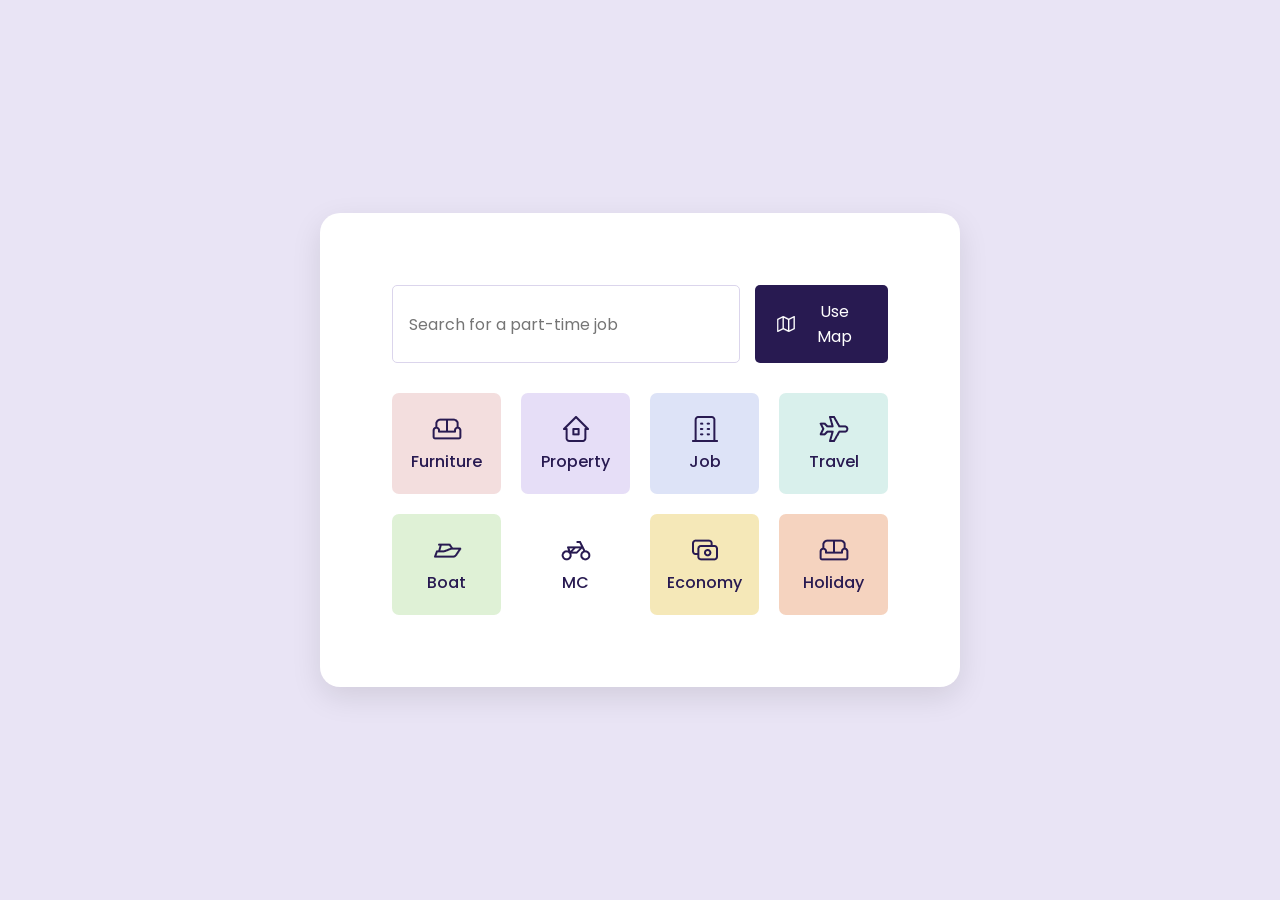
<file: MidTest/card.html>
<!doctype html>
<html lang="en">
  <head>
    <meta charset="UTF-8" />
    <meta name="viewport" content="width=device-width, initial-scale=1.0" />
    <title>Document</title>
    <link rel="stylesheet" href="./styles.css" />

    <link rel="preconnect" href="https://fonts.googleapis.com" />
    <link rel="preconnect" href="https://fonts.gstatic.com" crossorigin />
    <link
      href="https://fonts.googleapis.com/css2?family=Poppins:ital,wght@0,100;0,200;0,300;0,400;0,500;0,600;0,700;0,800;0,900;1,100;1,200;1,300;1,400;1,500;1,600;1,700;1,800;1,900&display=swap"
      rel="stylesheet"
    />
  </head>
  <body>
    <div class="container">
      <div class="card">
        <div class="search">
          <input type="text" placeholder="Search for a part-time job" />
          <button>
            <img src="./img/map.png" alt="" />
            Use Map
          </button>
        </div>
        <div class="grid">
          <div class="item pink active">
            <img src="./img/Frame-1.png" alt="Furniture" />
            Furniture
          </div>
          <div class="item purple active">
            <img src="./img/Frame-2.png" alt="Property" />
            Property
          </div>
          <div class="item blue active">
            <img src="./img/Frame-3.png" alt="Job" />
            Job
          </div>
          <div class="item green active">
            <img src="./img/Frame-4.png" alt="" />
            Travel
          </div>

          <div class="item lightgreen active">
            <img src="./img/Frame-5.png" alt="" />
            Boat
          </div>
          <div class="item white active">
            <img src="./img/Frame-6.png" alt="" />
            MC
          </div>
          <div class="item yellow active">
            <img src="./img/Frame-7.png" alt="" />
            Economy
          </div>
          <div class="item orange active">
            <img src="./img/Frame-8.png" alt="" />
            Holiday
          </div>
        </div>
      </div>
    </div>
  </body>
</html>
</file>
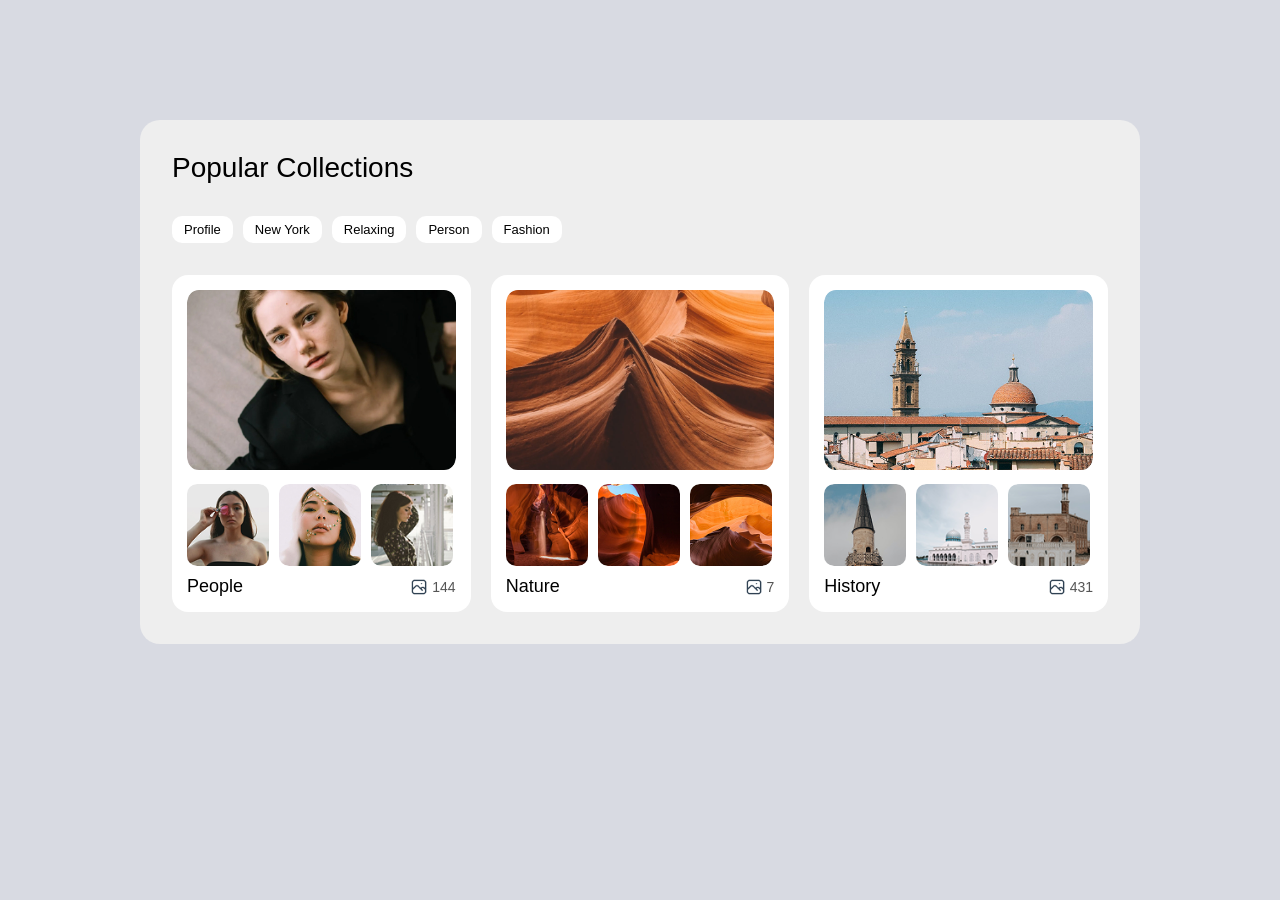
<file: BTVN/Task-01/ex03.html>
<!doctype html>
<html lang="en">
  <head>
    <meta charset="UTF-8" />
    <meta name="viewport" content="width=device-width, initial-scale=1.0" />
    <title>Collections List</title>
    <link rel="stylesheet" href="./ex03.css" />
  </head>
  <body>
    <section class="wrapper">
      <div class="container">
        <h2>Popular Collections</h2>

        <div class="tags">
          <span>Profile</span>
          <span>New York</span>
          <span>Relaxing</span>
          <span>Person</span>
          <span>Fashion</span>
        </div>

        <div class="grid">
          <div class="card">
            <img src="../image/people-1.jpg" class="main-img" />
            <div class="thumbs">
              <img src="../image/people-1.1" />
              <img src="../image/people1.2" />
              <img src="../image/people1.3" />
            </div>
            <div class="info">
              <h3>People</h3>
              <div class="info-left">
                <img src="../image/icon_image.png" alt="" />
                <span>144</span>
              </div>
            </div>
          </div>

          <div class="card">
            <img src="../image/nature-1.png" class="main-img" />
            <div class="thumbs">
              <img src="../image/nature-1.1" />
              <img src="../image/nature-1.2" />
              <img src="../image/nature-1.3" />
            </div>
            <div class="info">
              <h3>Nature</h3>
              <div class="info-left">
                <img src="../image/icon_image.png" alt="" />
                <span>7</span>
              </div>
            </div>
          </div>

          <div class="card">
            <img src="../image/history-1.png" class="main-img" />
            <div class="thumbs">
              <img src="../image/history-1.1" />
              <img src="../image/history-1.2" />
              <img src="../image/history-1.3" />
            </div>
            <div class="info">
              <h3>History</h3>
              <div class="info-left">
                <img src="../image/icon_image.png" alt="" />
                <span>431</span>
              </div>
            </div>
          </div>
        </div>
      </div>
    </section>
  </body>
</html>
</file>
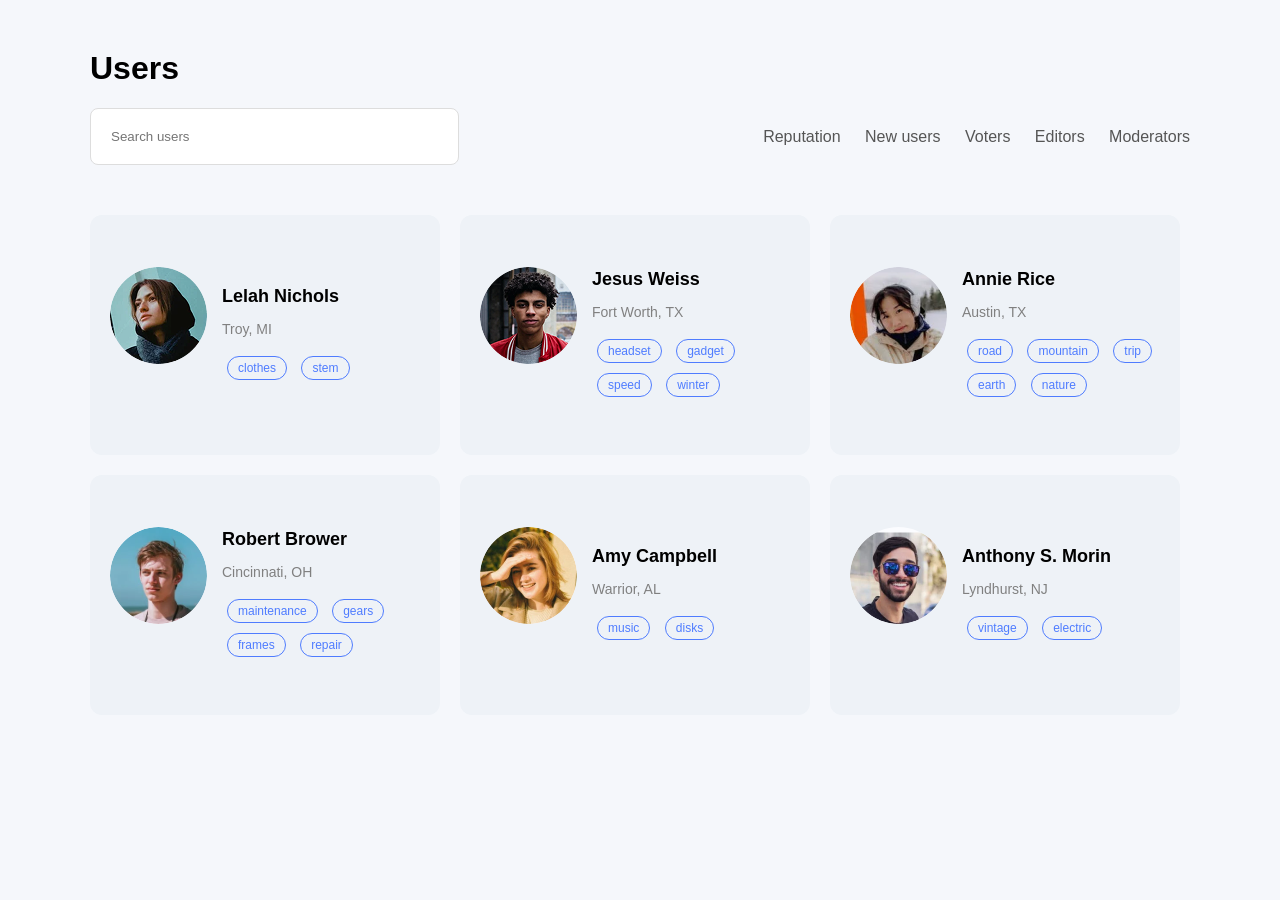
<file: BTVN/Task-02/ex01.html>
<!doctype html>
<html lang="en">
  <head>
    <meta charset="UTF-8" />
    <meta name="viewport" content="width=device-width, initial-scale=1.0" />
    <title>Users List</title>
    <link rel="stylesheet" href="./ex01.css" />
  </head>
  <body>
    <header class="container">
      <h1>Users</h1>

      <div class="top-bar">
        <form class="search-box">
          <label for="search" class="sr-only">Search users</label>
          <input id="search" type="text" placeholder="Search users" />
        </form>

        <nav class="tabs">
          <a href="#" class="active">Reputation</a>
          <a href="#" class="active">New users</a>
          <a href="#" class="active">Voters</a>
          <a href="#" class="active">Editors</a>
          <a href="#" class="active">Moderators</a>
        </nav>
      </div>
    </header>

    <main class="container">
      <section class="cards">
        <article class="card active">
          <img
            src="./img-ex01/Ellipse 1.png"
            alt="Lelah Nichols profile picture"
          />
          <div class="info">
            <h2>Lelah Nichols</h2>
            <p class="location">Troy, MI</p>
            <div class="tags">
              <span>clothes</span>
              <span>stem</span>
            </div>
          </div>
        </article>

        <article class="card active">
          <img
            src="./img-ex01/Ellipse 2.png"
            alt="Jesus Weiss profile picture"
          />
          <div class="info">
            <h2>Jesus Weiss</h2>
            <p class="location">Fort Worth, TX</p>
            <div class="tags">
              <span>headset</span>
              <span>gadget</span>
              <span>speed</span>
              <span>winter</span>
            </div>
          </div>
        </article>

        <article class="card active">
          <img
            src="./img-ex01/Ellipse 3.png"
            alt="Annie Rice profile picture"
          />
          <div class="info">
            <h2>Annie Rice</h2>
            <p class="location">Austin, TX</p>
            <div class="tags">
              <span>road</span>
              <span>mountain</span>
              <span>trip</span>
              <span>earth</span>
              <span>nature</span>
            </div>
          </div>
        </article>

        <article class="card active">
          <img
            src="./img-ex01/Ellipse 4.svg"
            alt="Robert Brower profile picture"
          />
          <div class="info">
            <h2>Robert Brower</h2>
            <p class="location">Cincinnati, OH</p>
            <div class="tags">
              <span>maintenance</span>
              <span>gears</span>
              <span>frames</span>
              <span>repair</span>
            </div>
          </div>
        </article>

        <article class="card active">
          <img
            src="./img-ex01/Ellipse 5.png"
            alt="Amy Campbell profile picture"
          />
          <div class="info">
            <h2>Amy Campbell</h2>
            <p class="location">Warrior, AL</p>
            <div class="tags">
              <span>music</span>
              <span>disks</span>
            </div>
          </div>
        </article>

        <article class="card active">
          <img
            src="./img-ex01/Ellipse 6.png"
            alt="Anthony S. Morin profile picture"
          />
          <div class="info">
            <h2>Anthony S. Morin</h2>
            <p class="location">Lyndhurst, NJ</p>
            <div class="tags">
              <span>vintage</span>
              <span>electric</span>
            </div>
          </div>
        </article>
      </section>
    </main>
  </body>
</html>
</file>
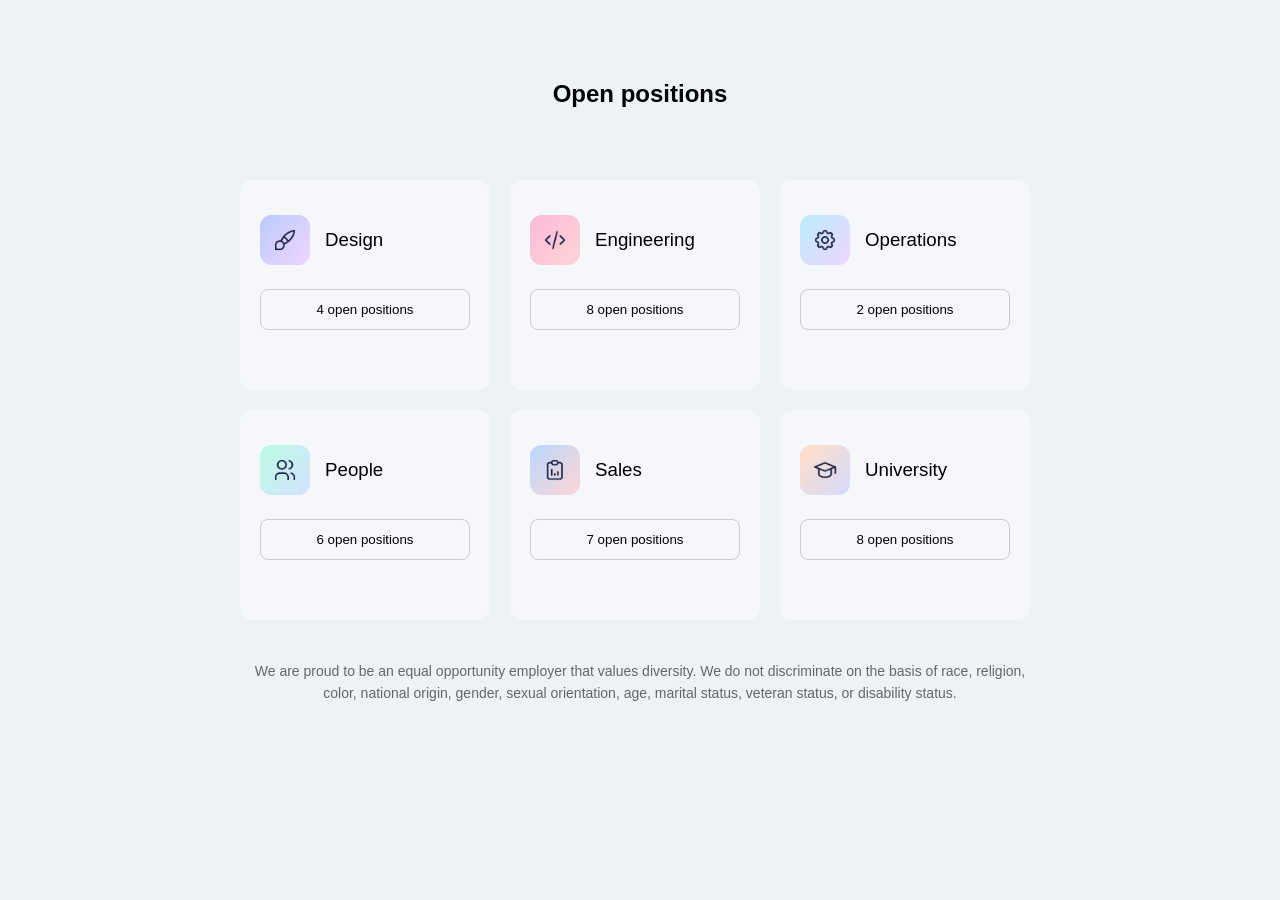
<file: BTVN/Task-02/ex02.html>
<!doctype html>
<html lang="en">
  <head>
    <meta charset="UTF-8" />
    <title>Job Cards</title>
    <link rel="stylesheet" href="./ex02.css" />
  </head>
  <body>
    <section class="wrapper">
      <h1>Open positions</h1>

      <div class="cards">
        <div class="card active">
          <div class="top">
            <img
              class="icon purple"
              src="./img-ex02/Frame 1.png"
              alt="Design"
            />
            <h3>Design</h3>
          </div>
          <button>4 open positions</button>
        </div>

        <div class="card active">
          <div class="top">
            <img
              class="icon purple"
              src="./img-ex02/Frame 2.png"
              alt="Engineering"
            />
            <h3>Engineering</h3>
          </div>
          <button>8 open positions</button>
        </div>

        <div class="card active">
          <div class="top">
            <img
              class="icon purple"
              src="./img-ex02/Frame 3.png"
              alt="Operations"
            />
            <h3>Operations</h3>
          </div>
          <button>2 open positions</button>
        </div>

        <div class="card active">
          <div class="top">
            <img
              class="icon purple"
              src="./img-ex02/Frame 4.png"
              alt="People"
            />
            <h3>People</h3>
          </div>
          <button>6 open positions</button>
        </div>

        <div class="card active">
          <div class="top">
            <img class="icon purple" src="./img-ex02/Frame 5.png" alt="Sales" />
            <h3>Sales</h3>
          </div>
          <button>7 open positions</button>
        </div>

        <div class="card active">
          <div class="top">
            <img
              class="icon purple"
              src="./img-ex02/Frame 6.png"
              alt="University"
            />
            <h3>University</h3>
          </div>
          <button>8 open positions</button>
        </div>
      </div>

      <p class="desc">
        We are proud to be an equal opportunity employer that values diversity.
        We do not discriminate on the basis of race, religion, color, national
        origin, gender, sexual orientation, age, marital status, veteran status,
        or disability status.
      </p>
    </section>
  </body>
</html>
</file>
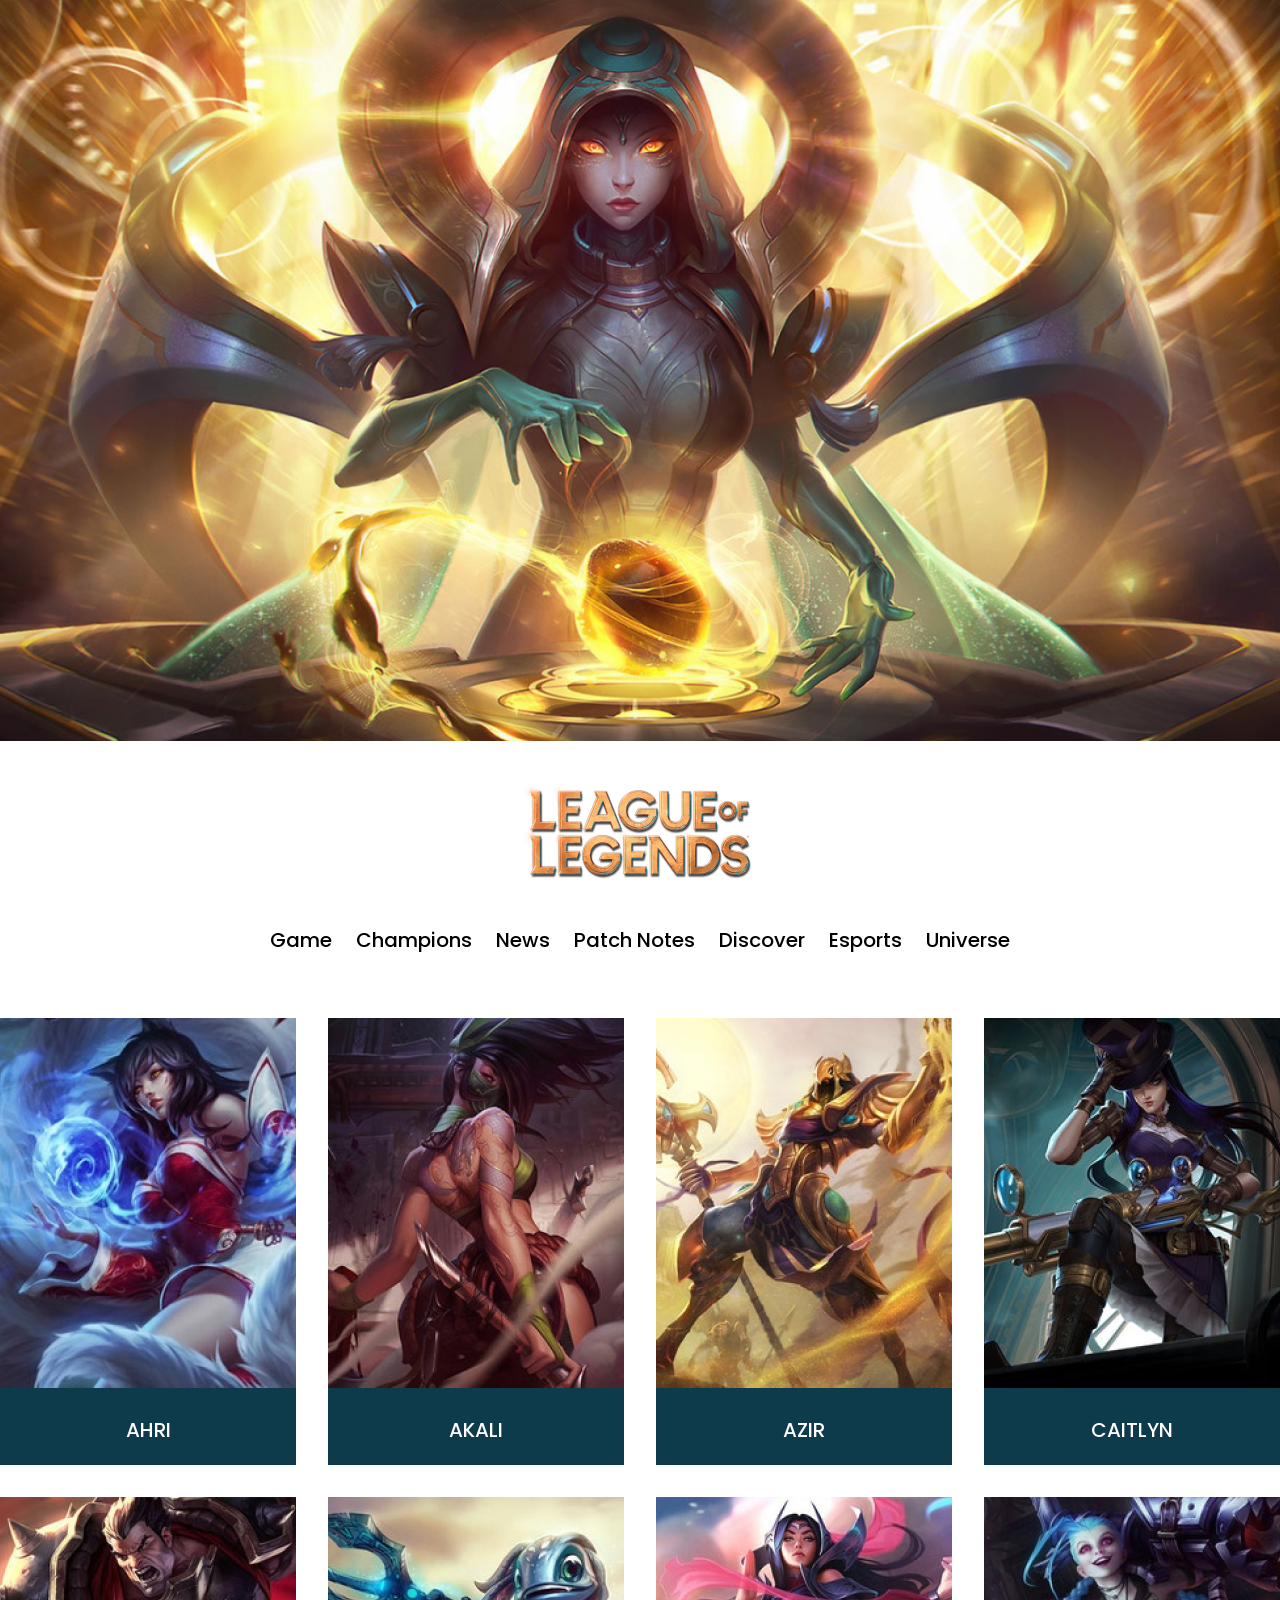
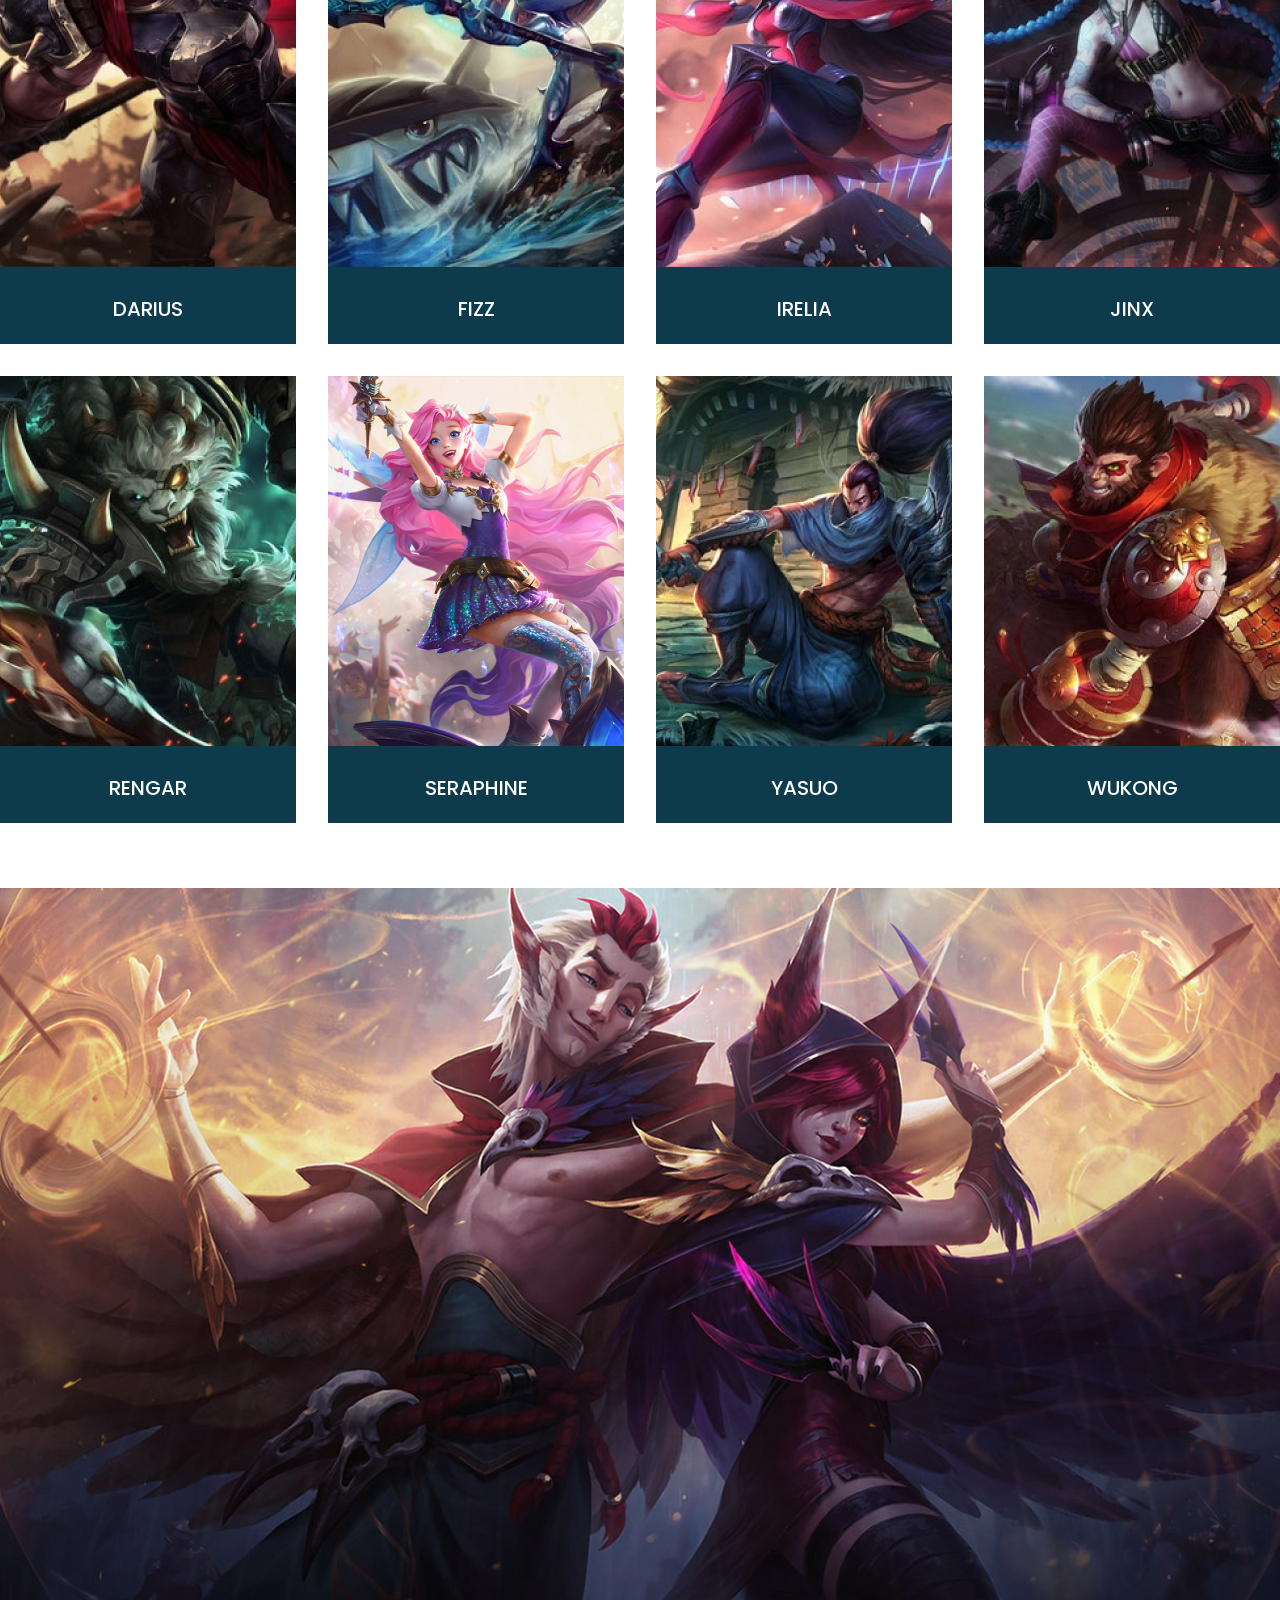
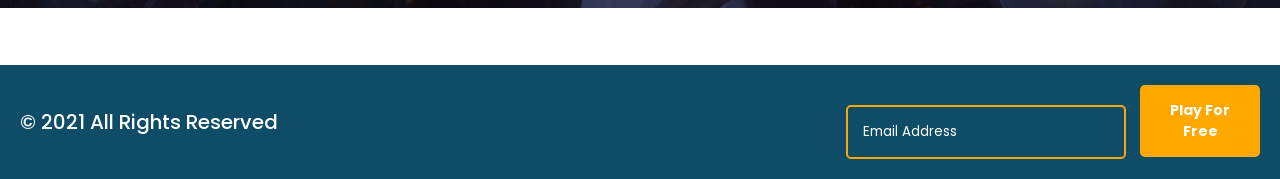
<file: BTVN/Task-05/ex.html>
<!doctype html>
<html lang="en">
  <head>
    <meta charset="UTF-8" />
    <meta name="viewport" content="width=device-width, initial-scale=1.0" />
    <title>LOL Champions</title>
    <link rel="stylesheet" href="./styles.css" />

    <link rel="preconnect" href="https://fonts.googleapis.com" />
    <link rel="preconnect" href="https://fonts.gstatic.com" crossorigin />
    <link
      href="https://fonts.googleapis.com/css2?family=Poppins:ital,wght@0,100;0,200;0,300;0,400;0,500;0,600;0,700;0,800;0,900;1,100;1,200;1,300;1,400;1,500;1,600;1,700;1,800;1,900&display=swap"
      rel="stylesheet"
    />
  </head>
  <body>
    <div class="container">
      <img src="./img/Banner.jpg" class="banner" />

      <div class="menu">
        <img src="./img/logo.png" alt="" />
        <ul>
          <li>Game</li>
          <li>Champions</li>
          <li>News</li>
          <li>Patch Notes</li>
          <li>Discover</li>
          <li>Esports</li>
          <li>Universe</li>
        </ul>
      </div>

      <div class="grid">
        <div class="hero">
          <img src="./img/AHRI.jpg" />
          <span class="name">AHRI</span>
        </div>

        <div class="hero">
          <img src="./img/AKALI.png" />
          <span class="name">AKALI</span>
        </div>

        <div class="hero">
          <img src="./img/AZIR.png" />
          <span class="name">AZIR</span>
        </div>

        <div class="hero">
          <img src="./img/CAITLYN.png" />
          <span class="name">CAITLYN</span>
        </div>

        <div class="hero">
          <img src="./img/DARIUS.png" />
          <span class="name">DARIUS</span>
        </div>

        <div class="hero">
          <img src="./img/FIZZ.png" />
          <span class="name">FIZZ</span>
        </div>

        <div class="hero">
          <img src="./img/IRELIA.png" />
          <span class="name">IRELIA</span>
        </div>

        <div class="hero">
          <img src="./img/JINX.png" />
          <span class="name">JINX</span>
        </div>

        <div class="hero">
          <img src="./img/RENGAR.png" />
          <span class="name">RENGAR</span>
        </div>

        <div class="hero">
          <img src="./img/SERAPHINE.png" />
          <span class="name">SERAPHINE</span>
        </div>

        <div class="hero">
          <img src="./img/YASUO.png" />
          <span class="name">YASUO</span>
        </div>

        <div class="hero">
          <img src="./img/WUKONG.png" />
          <span class="name">WUKONG</span>
        </div>
      </div>

      <a href="https://www.youtube.com/watch?v=O4PDzBnBMU4" target="_blank">
        <img src="./img/banner-2.png" class="banner" />
      </a>

      <footer class="footer">
        <span>© 2021 All Rights Reserved</span>

        <div class="form">
          <input type="text" placeholder="Email Address" />
          <button>Play For Free</button>
        </div>
      </footer>
    </div>
  </body>
</html>
</file>
<file: MidTest/styles.css>
* {
  padding: 0;
  margin: 0;
  box-sizing: border-box;
  font-family: "Poppins", sans-serif;
}
body {
  background: #e9e4f5;
  height: 100vh;
  display: flex;
  justify-content: center;
  align-items: center;
}

.container {
  width: 640px;
}

.card {
  background: #fff;
  border-radius: 20px;
  padding: 72px;
  box-shadow: 0 10px 30px rgba(0, 0, 0, 0.1);
}

.search {
  display: flex;
  gap: 15px;
  margin-bottom: 30px;
}

.search input {
  width: 348px;
  padding: 14px 16px;
  border-radius: 5px;
  border: 1px solid #dbd5ec;
  outline: none;
  font-size: 16px;
}

.search button {
  display: flex;
  justify-content: center;
  align-items: center;
  width: 136px;
  padding: 14px 20px;
  border: none;
  background: #281a51;
  color: #fff;
  border-radius: 5px;
  cursor: pointer;
  font-size: 16px;
}

.search img {
  margin-right: 4px;
}

.grid {
  display: grid;
  grid-template-columns: repeat(4, 1fr);
  gap: 20px;
}

.item {
  padding: 20px 15px 20px 15px;
  font-weight: 500;
  color: #281a51;
  border-radius: 7px;
  text-align: center;
}

.item img {
  display: block;
  width: 32px;
  margin: 0 auto;
  cursor: pointer;
  padding-bottom: 4px;
}

.pink {
  background: #f3dede;
}
.purple {
  background: #e6def7;
}
.blue {
  background: #dde3f7;
}
.green {
  background: #d9f0ec;
}
.lightgreen {
  background: #dff1d6;
}
.yellow {
  background: #f5e8b8;
}
.orange {
  background: #f5d3bf;
}
.white {
  background: #fff;
  
}

.item:hover {
  cursor: pointer;
  box-shadow: 0 10px 20px rgba(0, 0, 0, 0.1);
  border: 1px solid #ddd;
}
</file>
<file: BTVN/Task-01/ex03.css>
* {
  margin: 0;
  padding: 0;
  box-sizing: border-box;
  font-family: sans-serif;
}

body {
  background: #D8DAE2;
  padding: 40px 20px;
}

.container {
  max-width: 1000px;
  width: 100%;
  margin: 80px auto;
  background: #eee;
  padding: 32px;
  border-radius: 20px;
  display: flex;
  flex-direction: column;
  gap: 32px;
}

h2 {
    font-weight: 500;
  font-size: 28px;
}

.tags {
  display: flex;
  flex-wrap: wrap;
  gap: 10px;
}

.tags span {
  padding: 6px 12px;
  background: #fff;
  border-radius: 10px;
  font-size: 13px;
}

.grid {
  display: grid;
  grid-template-columns: repeat(auto-fit, minmax(280px, 1fr));
  gap: 20px;
}

.card {
  background: #fff;
  padding: 15px;
  border-radius: 16px;
  transition: 0.3s;
}

.card:hover {
  transform: translateY(-5px);
}

.main-img {
  width: 100%;
  height: 180px;
  object-fit: cover;
  border-radius: 12px;
}

.thumbs {
  display: flex;
  gap: 10px;
  margin: 10px 0;
}

.thumbs img {
  width: 82px;
  height: 82px;
  aspect-ratio: 1/1;
  object-fit: cover;
  border-radius: 10px;
}

.info {
  display: flex;
  justify-content: space-between;
  align-items: center;
}

.info h3 {
    font-weight: 400;
  font-size: 18px;
}
.info span {
  font-size: 14px;
  color: #555;
}

.info-left {
    display: flex;
    justify-content: center;
}

.info-left img {
    width: 20px;
    height: 20px;
    margin-right: 3px;
}

.info-left span {
    margin-top: 2px;
}
</file>
<file: BTVN/Task-02/ex01.css>
body {
  margin: 0;
  font-family: Arial, sans-serif;
  background: #f5f7fb;
}

.container {
  width: 1100px;
  margin: 50px auto;
}

h1 {
  font-weight: 800;
}

.top-bar {
  display: flex;
  justify-content: space-between;
  align-items: center;
}

.search-box input {
  padding: 20px 20px;
  border: 1px solid #ddd;
  border-radius: 8px;
  outline: none;
  width: 327px;
}

.tabs a {
  margin-left: 20px;
  text-decoration: none;
  color: #555;
}

.tabs .active:hover {
  padding: 16px;
  background-color: #849fff;
  border-radius: 6px;
  color: #fff;
}

.cards {
  margin-top: 40px;
  display: flex;
  flex-wrap: wrap;
  gap: 20px;
}

.card {
  width: 310px;
  min-height: 200px;
  background: #eef2f7;
  padding: 20px;
  border-radius: 12px;
  display: flex;
  align-items: center;
}

.card img {
  width: 97px;
  height: 97px;
  border-radius: 50%;
  margin-right: 15px;
  margin-bottom: 40px;
}



.info h2 {
  margin: 0;
  font-size: 18px;
}

.location {
  font-size: 14px;
  color: gray;
}

.tags {
  margin-top: 8px;
}

.tags span {
  display: inline-block;
  border: 1px solid #4f7cff;
  border-radius: 20px;
  padding: 4px 10px;
  font-size: 12px;
  margin: 5px;
  color: #4f7cff;
}

.card.active:hover {
  background: #fff;
  border: 1px solid #ccc;
}

.sr-only {
  position: absolute;
  left: -9999px;
}
</file>
<file: BTVN/Task-02/ex02.css>
body {
  margin: 0;
  font-family: Arial, sans-serif;
  background: #eef2f7;
}

.wrapper {
  width: 800px;
  margin: 80px auto;
  text-align: center;
}

h1 {
  font-weight: 600;
  margin-bottom: 72px;
}

h3 {
  font-weight: 100;
}

.cards {
  display: flex;
  flex-wrap: wrap;
  gap: 20px;
}

.card {
  width: 210px;
  height: 150px;
  background: #f5f7fb;
  padding: 30px 20px;
  border-radius: 12px;
  text-align: left;
}

.top {
  display: flex;
  align-items: center;
  margin-bottom: 20px;
}

.icon {
  width: 50px;
  height: 50px;
  border-radius: 12px;
  display: flex;
  align-items: center;
  justify-content: center;
  margin-right: 15px;
  font-size: 20px;
}

.purple {
  background: #dcd6ff;
}

button {
  width: 100%;
  padding: 12px;
  border-radius: 8px;
  border: 1px solid #ccc;
  background: transparent;
  cursor: pointer;
}

.card.active button:hover {
  background: #2d325a;
  color: #fff;
  border: none;
}

.desc {
  margin-top: 40px;
  color: #666;
  font-size: 14px;
  line-height: 1.6;
}
</file>
<file: BTVN/Task-05/styles.css>
* {
  margin: 0;
  padding: 0;
  box-sizing: border-box;
  font-family: "Poppins", sans-serif;
}

body {
  background: #e5e5e5;
}

.container {
  width: 100%;
  margin: auto;
  background: white;
}

.banner {
  width: 100%;
  object-fit: cover;
}

.menu {
  text-align: center;
  margin-bottom: 63px;
}

.menu img {
  width: 240px;
  margin: 32px 0 32px 0;
}

.menu ul li {
  display: inline-block;
  margin: 0 10px;
  font-weight: 500;
  font-size: 20px;
  cursor: pointer;
}

.grid {
  display: grid;
  grid-template-columns: repeat(4, 1fr);
  gap: 32px;
  margin-bottom: 65px;
}

.hero {
  background: #0d3b4c;
}

.hero img {
  width: 100%;
  height: 370px;
  object-fit: cover;
}

.name {
  display: block;
  text-align: center;
  padding: 20px;
  color: white;
  font-weight: 500;
  font-size: 20px;
  cursor: pointer;
}

.footer {
  margin-top: 50px;
  background: #0e4c67;
  color: white;
  display: flex;
  justify-content: space-between;
  padding: 20px;
  align-items: center;
}

.footer span {
  font-weight: 500;
  font-size: 20px;
}

.form input {
  width: 280px;
  padding: 15px 15px;
  background-color: #0e4c67;
  border: 2px solid #ffa800;
  border-radius: 5px;
}

input::placeholder {
  color: #fff;
}

input:focus {
  outline: none;
  border: 2px solid #ffa800;
}

.form button {
  width: 120px;
  background: #ffa800;
  border: none;
  padding: 15px 13px;
  margin-left: 10px;
  border-radius: 5px;
  font-weight: 700;
  font-size: 14px;
  color: #fff;
  cursor: pointer;
}

@media (max-width: 1024px) {
  img {
    max-width: 1024px;
    height: auto;
    object-fit: cover;
  }
}

@media (max-width: 768px) {
  img {
    max-width: 768px;
    height: auto;
    object-fit: cover;
  }
}

@media (max-width: 480px) {
  img {
    max-width: 480px;
    height: auto;
    object-fit: cover;
  }
}

@media (max-width: 768px) {
  .menu ul li {
    display: block;
    margin: 10px 0;
    font-size: 16px;
  }
}

@media (max-width: 1024px) {
  .grid {
    grid-template-columns: repeat(3, 1fr);
  }
}

@media (max-width: 768px) {
  .grid {
    grid-template-columns: repeat(2, 1fr);
    gap: 16px;
  }
}

@media (max-width: 480px) {
  .grid {
    grid-template-columns: 1fr;
  }
}

@media (max-width: 768px) {
  .footer {
    flex-direction: column;
    gap: 15px;
    text-align: center;
  }

  .form {
    width: 100%;
  }

  .form input {
    width: 100%;
    margin-bottom: 10px;
  }

  .form button {
    width: 100%;
    margin-left: 0;
  }
}
</file>
